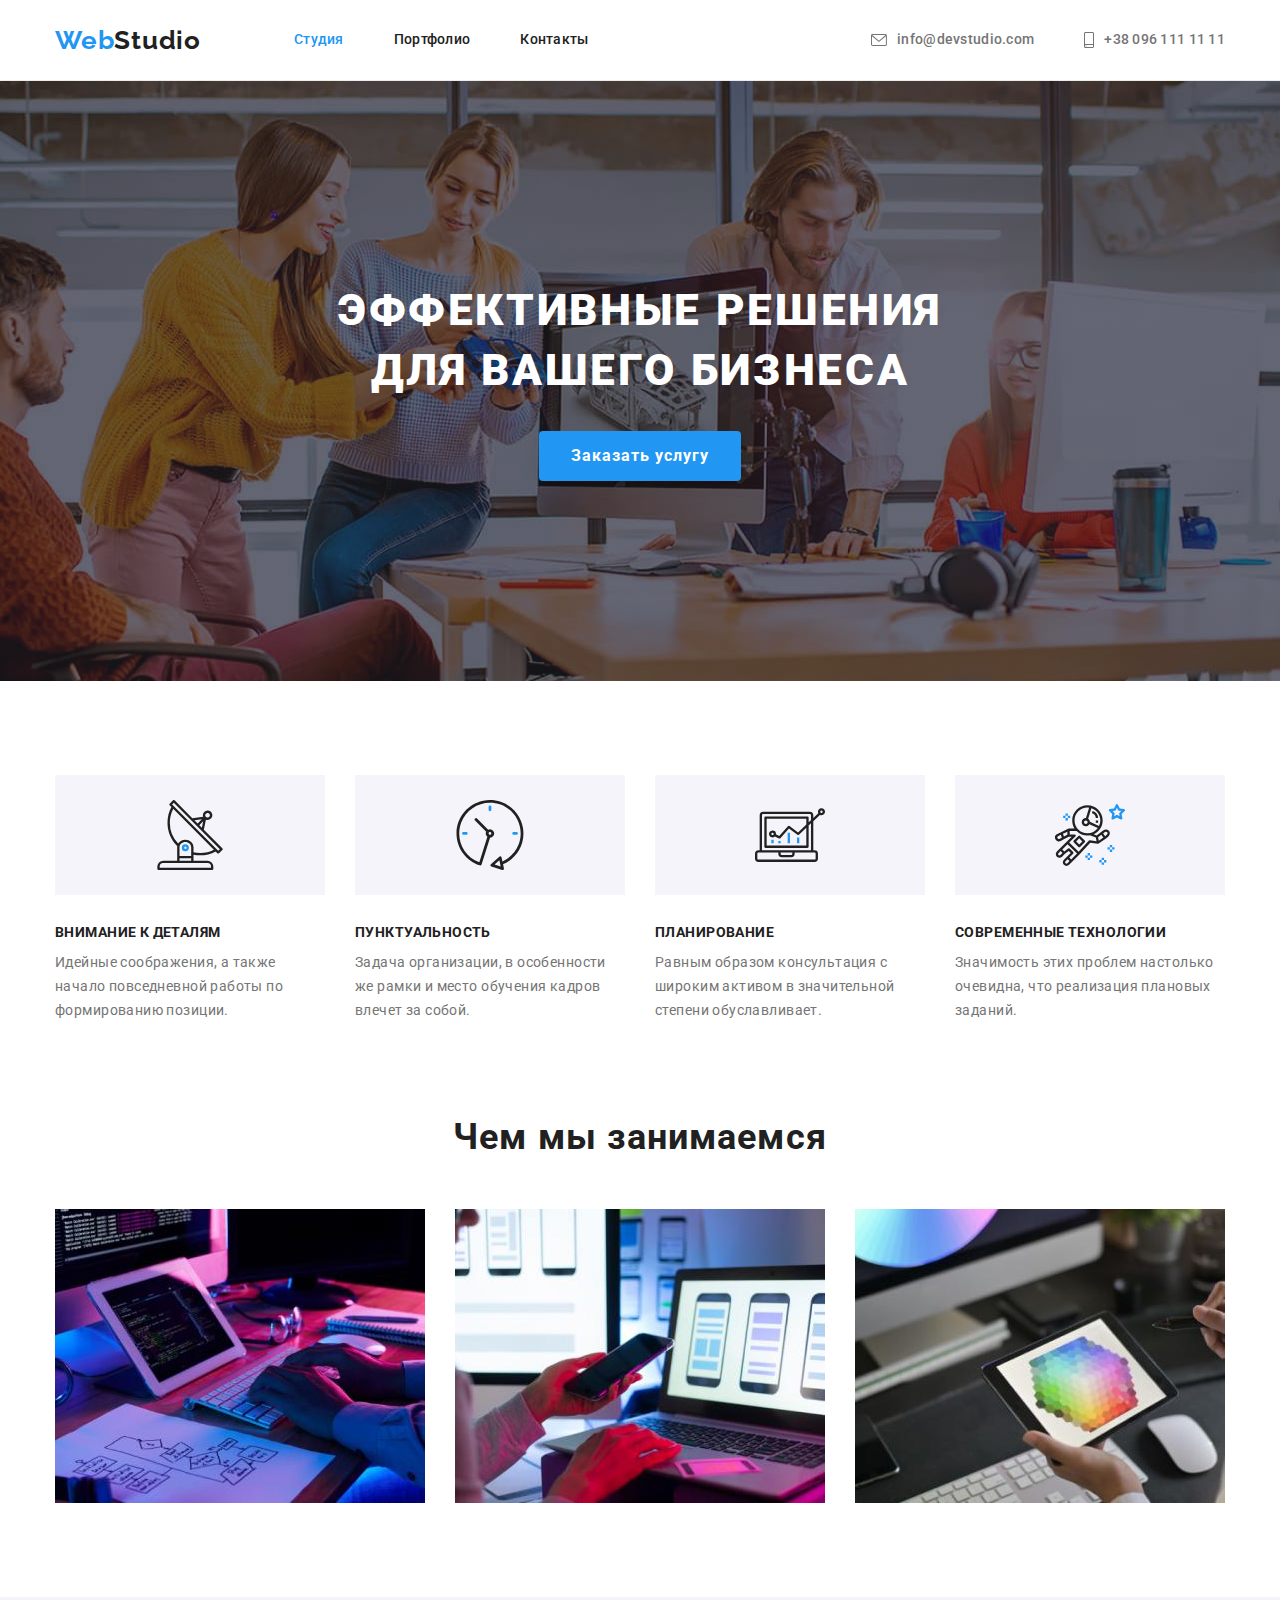
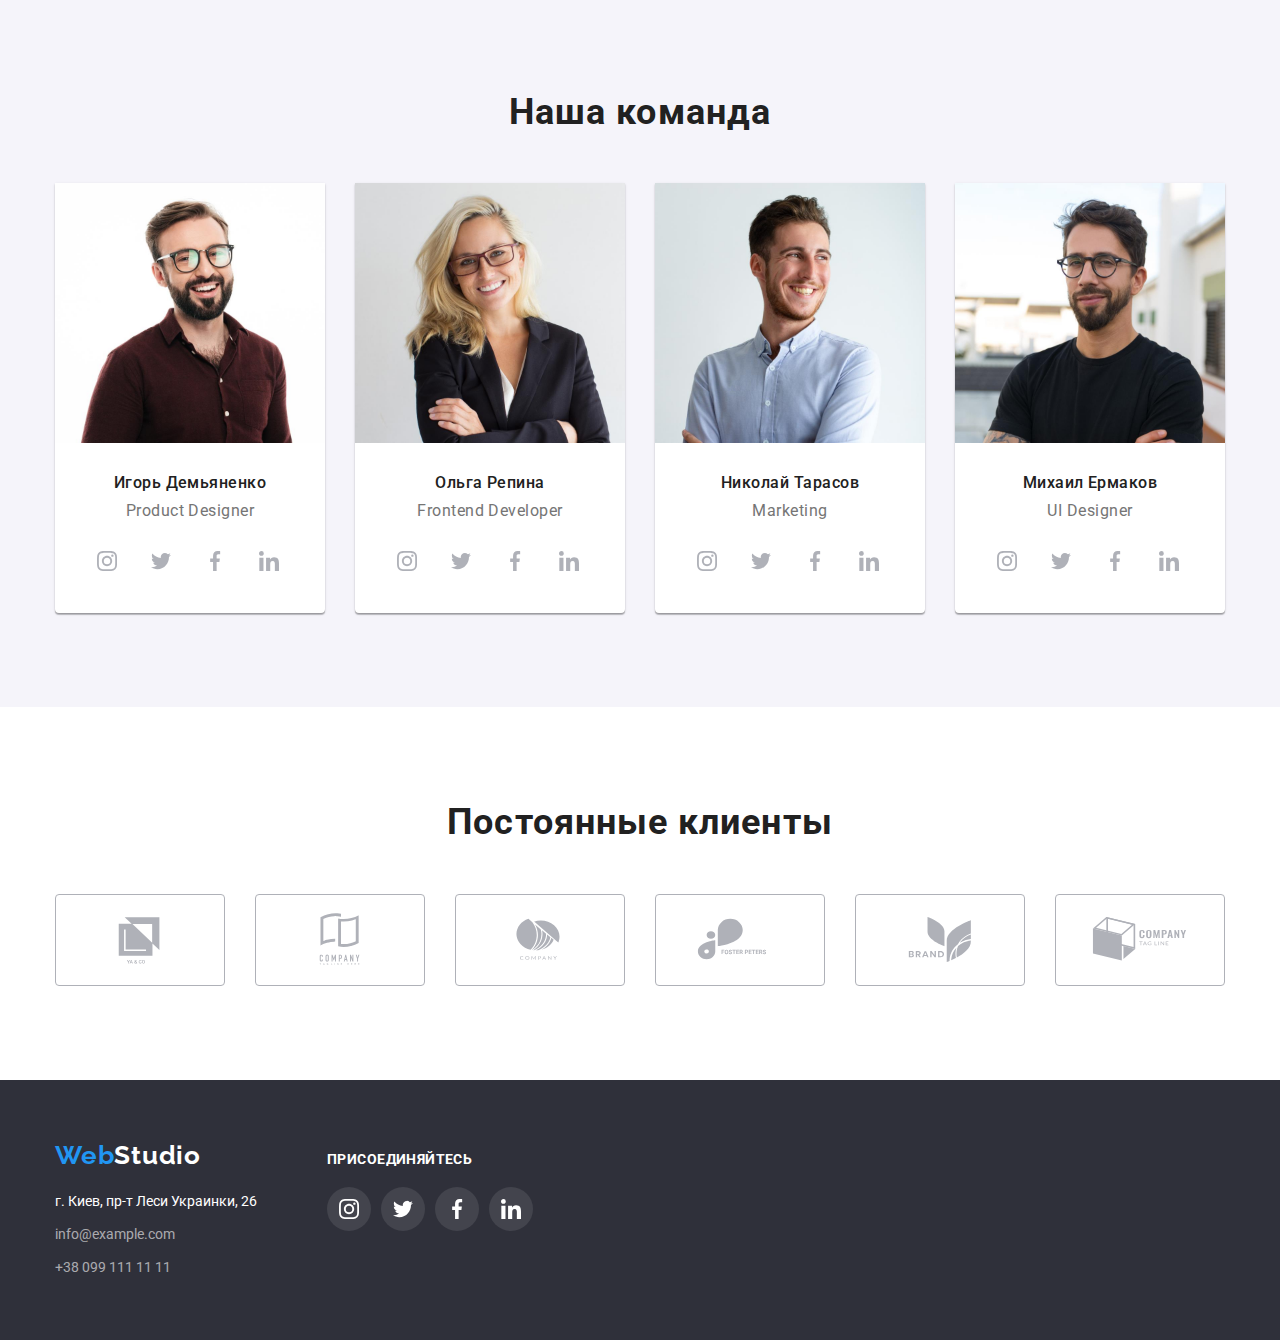
<file: index.html>
<!DOCTYPE html>
<html lang="ru">
  <head>
    <meta charset="UTF-8" />
    <meta http-equiv="X-UA-Compatible" content="IE=edge" />
    <meta name="viewport" content="width=device-width, initial-scale=1.0" />
    <title lang="en">WebStudio</title>
    <link
      href="https://fonts.googleapis.com/css2?family=Raleway:wght@700&family=Roboto:wght@400;500;700;900&display=swap"
      rel="stylesheet"
    />
    <link rel="stylesheet" href=" https://cdnjs.cloudflare.com/ajax/libs/modern-normalize/1.1.0/modern-normalize.min.css">
    <link rel="stylesheet" href="./css/styles.css" />
  </head>
  <body>
    <!--Шапка сайта-->
    <header class="page-header">
     <div class="container header-container">
        <a href="./index.html" class="logo"><span class="logo-accent">Web</span>Studio</a>
        <nav class="main-nav">
          <ul class="site-nav list">
            <li class="site-nav-item"><a href="./index.html" class="link current">Студия</a></li>
            <li class="site-nav-item"><a href="./portfolio.html" class="link">Портфолио</a></li>
            <li class="site-nav-item"><a href="" class="link">Контакты</a></li>
          </ul>
        </nav>
        <ul class="contact-nav list">
          <li class="contact-nav-item">
            <a href="mailto:info@devstudio.com" class="link">
              <svg class="link-icon" width="16" height="12">
                <use href="./images/icons.svg#icon-envelope"></use>
              </svg>info@devstudio.com
            </a>
          </li>
          <li class="contact-nav-item">
            <a href="tel:+380961111111" class="link">
            <svg class="link-icon" width="10" height="16">
              <use href="./images/icons.svg#icon-smartphone"></use>
            </svg>+38 096 111 11 11
          </a>
        </li>
        </ul>
     </div>
    </header>
    <main>
      <!--Блок Герой-->
      <section class="hero">
        <div class="container">
          <h1 class="hero-title">Эффективные решения для вашего бизнеса</h1>
          <button type="button" class="button-studio">Заказать услугу</button>
        </div>
      </section>
      <!--Особенности-->
      <section class="section features">
       <div class="container">
          <h2 class="features-title visually-hidden">Особенности</h2>
          <ul class="features-list list">
            <li class="features-list-item">
              <h3 class="features-list-title">
                <div class="feature-picture">
                  <svg class="feature-icon" width="70" height="70">
                    <use href="./images/icons.svg#icon-antenna"></use>
                  </svg>
                </div> Внимание к деталям
              </h3>
              <p class="features-text">
              Идейные соображения, а также начало повседневной работы по формированию позиции.
              </p>
            </li>
            <li class="features-list-item">
              <h3 class="features-list-title">
                <div class="feature-picture">
                  <svg class="feature-icon" width="70" height="70">
                    <use href="./images/icons.svg#icon-clock"></use>
                  </svg>
                </div>
                Пунктуальность
              </h3>
              <p class="features-text">
              Задача организации, в особенности же рамки и место обучения кадров влечет за собой.
              </p>
            </li>
            <li class="features-list-item">
              <h3 class="features-list-title"">
                <div class="feature-picture">
                  <svg class="feature-icon" width="70" height="70">
                    <use href="./images/icons.svg#icon-diagram"></use>
                  </svg>
                </div>
                Планирование
              </h3>
              <p class="features-text">
              Равным образом консультация с широким активом в значительной степени обуславливает.
              </p>
            </li>
            <li class="features-list-item">
              <h3 class="features-list-title"">
                <div class="feature-picture">
                  <svg class="feature-icon" width="70" height="70">
                    <use href="./images/icons.svg#icon-astronaut"></use>
                  </svg>
                </div>
                Современные технологии
              </h3>
              <p class="features-text">
              Значимость этих проблем настолько очевидна, что реализация плановых заданий.
              </p>
            </li>
          </ul>
       </div>
      </section>
      <!--Чем мы занимаемся-->
      <section class=" section work">
        <div class="container">
         <h2 class="work-title">Чем мы занимаемся</h2>
          <ul class="work-list list">
            <li class="work-list-item">
              <img
              src="./images/photo-1.jpg"
              alt="Руки на клавиатуре. Впереди находится планшет и компьютер с изображением кода на них, слева – бумага с алгоритмом"
              width="370"
              />
            </li>
            <li class="work-list-item">
              <img
              src="./images/photo-2.jpg"
              alt="В левой руке находится телефон, правая рука находится на тачпаде ноутбука. На экране ноутбука размещены различные модели отображения страницы на мобильном телефоне"
              width="370"
              />
            </li>
            <li class="work-list-item">
              <img
              src="./images/photo-3.jpg"
              alt="В левой руке находится планшет с изображенной на нем цветовой палитрой"
              width="370"
              />
            </li>
          </ul>
        </div>
      </section>
      <!--Наша команда-->
      <section class="section team">
        <div class="container">
          <h2 class="team-title">Наша команда</h2>
          <ul class="team-list list">
            <li class="team-item">
              <img
              src="./images/team-member-1.jpg"
              alt="Темноволосый мужчина в бордовой рубашке и очках улыбается"
              width="270"
              />
              <div class="team-card">
                <h3 class="team-card-title">Игорь Демьяненко</h3>
                <p lang="en" class="team-description">Product Designer</p>
                <ul class="social-list list">
                  <li class="social-item">
                    <a class="social-link" href="" aria-label="Instagram">
                      <svg class="social-link-icon" width="20" height="20">
                        <use href="./images/icons.svg#icon-instagram"></use>
                      </svg>
                    </a>
                  </li>
                  <li class="social-item">
                    <a class="social-link" href="" aria-label="Twitter">
                      <svg class="social-link-icon" width="20" height="20">
                        <use href="./images/icons.svg#icon-twitter"></use>
                      </svg>
                    </a>
                  </li>
                  <li class="social-item">
                    <a class="social-link" href="" aria-label="Facebook">
                      <svg class="social-link-icon" width="20" height="20">
                        <use href="./images/icons.svg#icon-facebook"></use>
                      </svg>
                    </a>
                  </li>
                  <li class="social-item">
                    <a class="social-link" href="" aria-label="LinkedIn">
                      <svg class="social-link-icon" width="20" height="20">
                        <use href="./images/icons.svg#icon-linkedin"></use>
                      </svg>
                    </a>
                  </li>
                </ul>
              </div>
            </li>
            <li class="team-item">
              <img
              src="./images/team-member-2.jpg"
              alt="Светловолосая женщина в черном пиджаке, белой блузке и очках смотрит прямо и улыбается"
              width="270"
              />
              <div class="team-card">
                <h3 class="team-card-title">Ольга Репина</h3>
                <p lang="en" class="team-description">Frontend Developer</p>
                <ul class="social-list list">
                  <li class="social-item">
                    <a class="social-link" href="" aria-label="Instagram">
                      <svg class="social-link-icon" width="20" height="20">
                        <use href="./images/icons.svg#icon-instagram"></use>
                      </svg>
                    </a>
                  </li>
                  <li class="social-item">
                    <a class="social-link" href="" aria-label="Twitter">
                      <svg class="social-link-icon" width="20" height="20">
                        <use href="./images/icons.svg#icon-twitter"></use>
                      </svg>
                    </a>
                  </li>
                  <li class="social-item">
                    <a class="social-link" href="" aria-label="Facebook">
                      <svg class="social-link-icon" width="20" height="20">
                        <use href="./images/icons.svg#icon-facebook"></use>
                      </svg>
                    </a>
                  </li>
                  <li class="social-item">
                    <a class="social-link" href="" aria-label="LinkedIn">
                      <svg class="social-link-icon" width="20" height="20">
                        <use href="./images/icons.svg#icon-linkedin"></use>
                      </svg>
                    </a>
                  </li>
                </ul>
              </div>
            </li>
            <li class="team-item">
              <img
              src="./images/team-member-3.jpg"
              alt="Мужчина с темно-русыми волосами в светло-голубой рубашке смотрит влево и улыбается"
              width="270"
              />
              <div class="team-card">
                <h3 class="team-card-title">Николай Тарасов</h3>
                <p lang="en" class="team-description">Marketing</p>
                <ul class="social-list list">
                  <li class="social-item">
                    <a class="social-link" href="" aria-label="Instagram">
                      <svg class="social-link-icon" width="20" height="20">
                        <use href="./images/icons.svg#icon-instagram"></use>
                      </svg>
                    </a>
                  </li>
                  <li class="social-item">
                    <a class="social-link" href="" aria-label="Twitter">
                      <svg class="social-link-icon" width="20" height="20">
                        <use href="./images/icons.svg#icon-twitter"></use>
                      </svg>
                    </a>
                  </li>
                  <li class="social-item">
                    <a class="social-link" href="" aria-label="Facebook">
                      <svg class="social-link-icon" width="20" height="20">
                        <use href="./images/icons.svg#icon-facebook"></use>
                      </svg>
                    </a>
                  </li>
                  <li class="social-item">
                    <a class="social-link" href="" aria-label="LinkedIn">
                      <svg class="social-link-icon" width="20" height="20">
                        <use href="./images/icons.svg#icon-linkedin"></use>
                      </svg>
                    </a>
                  </li>
                </ul>
              </div>
            </li>
            <li class="team-item">
              <img
              src="./images/team-member-4.jpg"
              alt="Черноволосый мужчина в черной футболке и очках смотрит прямо. Левый угол рта слегка приподнят"
              width="270"
              />
              <div class="team-card">
                <h3 class="team-card-title">Михаил Ермаков</h3>
                <p lang="en" class="team-description">UI Designer</p>
                <ul class="social-list list">
                  <li class="social-item">
                    <a class="social-link" href="" aria-label="Instagram">
                      <svg class="social-link-icon" width="20" height="20">
                        <use href="./images/icons.svg#icon-instagram"></use>
                      </svg>
                    </a>
                  </li>
                  <li class="social-item">
                    <a class="social-link" href="" aria-label="Twitter">
                      <svg class="social-link-icon" width="20" height="20">
                        <use href="./images/icons.svg#icon-twitter"></use>
                      </svg>
                    </a>
                  </li>
                  <li class="social-item">
                    <a class="social-link" href="" aria-label="Facebook">
                      <svg class="social-link-icon" width="20" height="20">
                        <use href="./images/icons.svg#icon-facebook"></use>
                      </svg>
                    </a>
                  </li>
                  <li class="social-item">
                    <a class="social-link" href="" aria-label="LinkedIn">
                      <svg class="social-link-icon" width="20" height="20">
                        <use href="./images/icons.svg#icon-linkedin"></use>
                      </svg>
                    </a>
                  </li>
                </ul>
              </div>
            </li>
          </ul>
        </div>
      </section>
      <section class="section">
        <div class="container">
          <h2 class="client-title">Постоянные клиенты</h2>
          <ul class="client-list list">
            <li class="client-item">
              <a class="client-link" href="">
                <svg class="client-link-icon" width="106" height="60">
                  <use href="./images/icons.svg#icon-logo-one" ></use>
                </svg>
              </a>
            </li>
            <li class="client-item">
              <a class="client-link" href="">
                <svg class="client-link-icon" width="106" height="60">
                  <use href="./images/icons.svg#icon-logo-two" ></use>
                </svg>
              </a>
            </li>
            <li class="client-item">
              <a class="client-link" href="">
                <svg class="client-link-icon" width="106" height="60">
                  <use href="./images/icons.svg#icon-logo-three" ></use>
                </svg>
              </a>
            </li>
            <li class="client-item">
              <a class="client-link" href="">
                <svg class="client-link-icon" width="106" height="60">
                  <use href="./images/icons.svg#icon-logo-four" ></use>
                </svg>
              </a>
            </li>
            <li class="client-item">
              <a class="client-link" href="">
                <svg class="client-link-icon" width="106" height="60">
                  <use href="./images/icons.svg#icon-logo-five" ></use>
                </svg>
              </a>
            </li>
            <li class="client-item">
              <a class="client-link" href="">
                <svg class="client-link-icon" width="106" height="60">
                  <use href="./images/icons.svg#icon-logo-six" ></use>
                </svg>
              </a>
            </li>
          </ul>
        </div>
      </section>
    </main>
    <!--Подвал-->
    <footer class="footer">
     <div class="container footer-container">
      <div class="address-block">
        <a href="./index.html" 
          class="logo"><span 
          class="logo-accent">Web</span><span 
          class="additional-accent">Studio</span></a
        >
       <address>
          <ul class="address-nav list">
            <li class="item">
              <a href="https://goo.gl/maps/aEmweuqKqJBPfqMB8" class="map link"
              >г. Киев, пр-т Леси Украинки, 26</a
              >
            </li>
            <li class="item"><a href="mailto:info@example.com" class="link">info@example.com</a></li>
            <li class="item"><a href="tel:+380991111111" class="link">+38 099 111 11 11</a></li>
          </ul>
       </address>
      </div>
      <div class="join-block">
        <b class="join">Присоединяйтесь</b>
        <ul class="join-list list">
          <li class="join-item">
            <a href="" class="join-link" aria-label="Instagram">
              <svg class="join-link-icon" width="20" height="20">
                <use href="./images/icons.svg#icon-instagram"></use>
              </svg>
            </a>
          </li>
          <li class="join-item">
            <a href="" class="join-link" aria-label="Twitter">
              <svg class="join-link-icon" width="20" height="20">
                <use href="./images/icons.svg#icon-twitter"></use>
              </svg>
            </a>
          </li>
          <li class="join-item">
            <a href="" class="join-link" aria-label="Facebook">
              <svg class="join-link-icon" width="20" height="20">
                <use href="./images/icons.svg#icon-facebook"></use>
              </svg>
            </a>
          </li>
          <li class="join-item">
            <a href="" class="join-link" aria-label="LinkedIn">
              <svg class="join-link-icon" width="20" height="20">
                <use href="./images/icons.svg#icon-linkedin"></use>
              </svg>
            </a>
          </li>
        </ul>
      </div>
     </div> 
    </footer>
  </body>
</html>
</file>
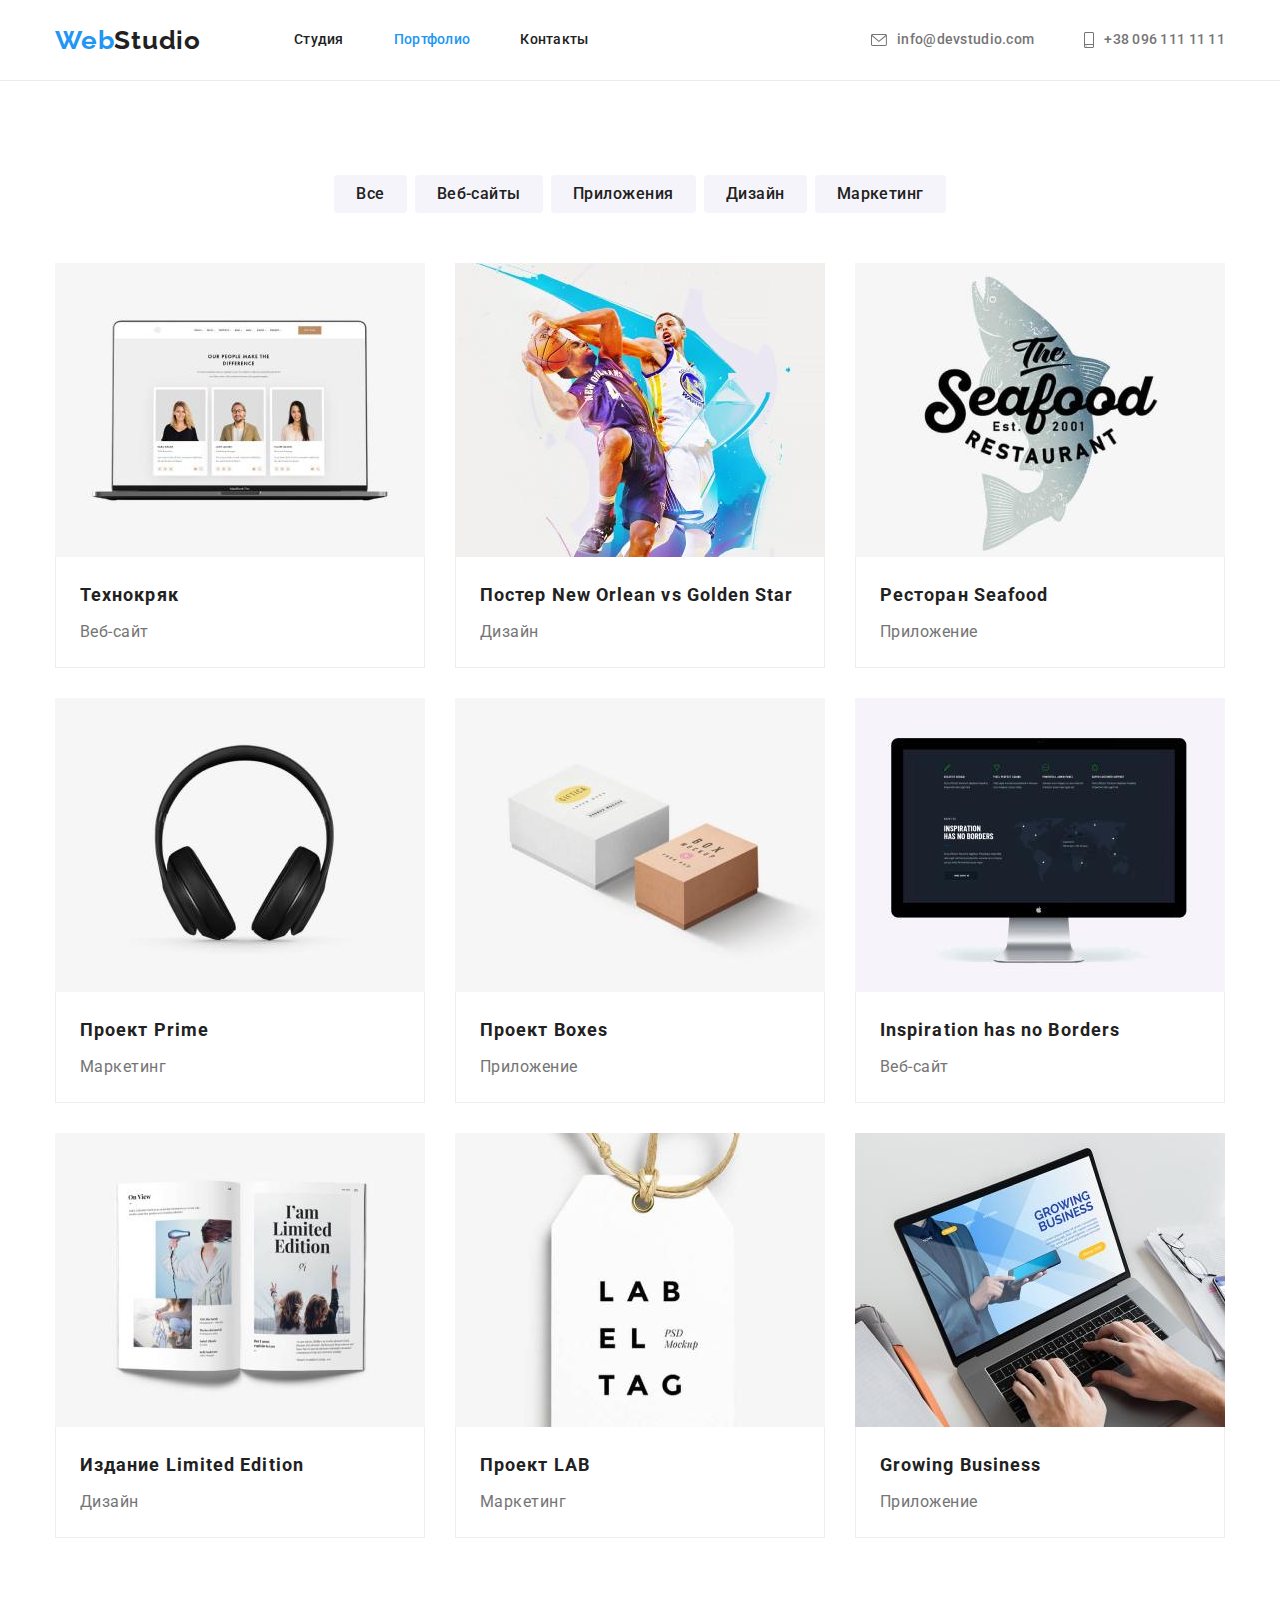
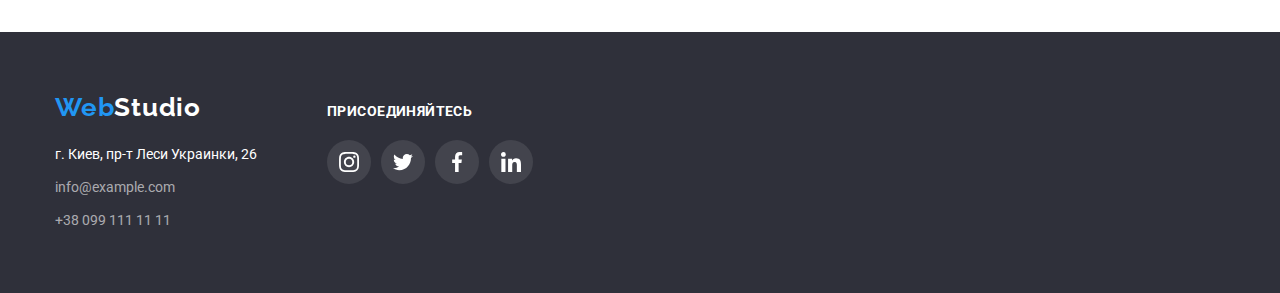
<file: portfolio.html>
<!DOCTYPE html>
<html lang="ru">
  <head>
    <meta charset="UTF-8" />
    <meta http-equiv="X-UA-Compatible" content="IE=edge" />
    <meta name="viewport" content="width=device-width, initial-scale=1.0" />
    <title>Portfolio</title>
    <link
      href="https://fonts.googleapis.com/css2?family=Raleway:wght@700&family=Roboto:wght@400;500;700;900&display=swap"
      rel="stylesheet"
    />
    <link
      rel="stylesheet"
      href=" https://cdnjs.cloudflare.com/ajax/libs/modern-normalize/1.1.0/modern-normalize.min.css"
    />
    <link rel="stylesheet" href="./css/styles.css" />
  </head>
  <body class="body-portfolio">
    <!--Шапка сайта-->
    <header class="page-header">
      <div class="container header-container">
        <a href="./index.html" class="logo"><span class="logo-accent">Web</span>Studio</a>
        <nav class="main-nav">
          <ul class="site-nav list">
            <li class="site-nav-item"><a href="./index.html" class="link">Студия</a></li>
            <li class="site-nav-item">
              <a href="./portfolio.html" class="link current">Портфолио</a>
            </li>
            <li class="site-nav-item"><a href="" class="link">Контакты</a></li>
          </ul>
        </nav>
        <ul class="contact-nav list">
          <li class="contact-nav-item">
            <a href="mailto:info@devstudio.com" class="link">
              <svg class="link-icon" width="16" height="12">
                <use href="./images/icons.svg#icon-envelope"></use></svg
              >info@devstudio.com
            </a>
          </li>
          <li class="contact-nav-item">
            <a href="tel:+380961111111" class="link">
              <svg class="link-icon" width="10" height="16">
                <use href="./images/icons.svg#icon-smartphone"></use></svg
              >+38 096 111 11 11
            </a>
          </li>
        </ul>
      </div>
    </header>
    <main>
      <!--Блок Герой-->
      <section class="section portfolio">
        <div class="container">
          <h1 class="visually-hidden">Портфолио</h1>
          <ul class="button-list list">
            <li class="button-item">
              <button type="button" class="button-portfolio">Все</button>
            </li>
            <li class="button-item">
              <button type="button" class="button-portfolio">Веб-сайты</button>
            </li>
            <li class="button-item">
              <button type="button" class="button-portfolio">Приложения</button>
            </li>
            <li class="button-item">
              <button type="button" class="button-portfolio">Дизайн</button>
            </li>
            <li class="button-item">
              <button type="button" class="button-portfolio">Маркетинг</button>
            </li>
          </ul>
          <ul class="portfolio-list list">
            <li class="portfolio-card">
              <a href="" class="link">
                <img
                  src="./images/technoduck.jpg"
                  alt="Ноутбук, на котором изображены 3 фотокартки"
                  width="370"
                />
                <div class="portfolio-container">
                  <h2 class="portfolio-title">Технокряк</h2>
                  <p class="portfolio-description">Веб-сайт</p>
                </div>
              </a>
            </li>
            <li class="portfolio-card">
              <a href="" class="link">
                <img
                  src="./images/poster-new-orlean-vs-golden-star.jpg"
                  alt="Два баскетболиста"
                  width="370"
                />
                <div class="portfolio-container">
                  <h2 class="portfolio-title">
                    Постер<span lang="en"> New Orlean vs Golden Star</span>
                  </h2>
                  <p class="portfolio-description">Дизайн</p>
                </div>
              </a>
            </li>
            <li class="portfolio-card">
              <a href="" class="link">
                <img
                  src="./images/restaurant-seafood.jpg"
                  alt="Логотип ресторана морепродуктов"
                  width="370"
                />
                <div class="portfolio-container">
                  <h2 class="portfolio-title">Ресторан<span lang="en"> Seafood</span></h2>
                  <p class="portfolio-description">Приложение</p>
                </div>
              </a>
            </li>
            <li class="portfolio-card">
              <a href="" class="link">
                <img src="./images/project-prime.jpg" alt="Наушники" width="370" />
                <div class="portfolio-container">
                  <h2 class="portfolio-title">Проект<span lang="en"> Prime</span></h2>
                  <p class="portfolio-description">Маркетинг</p>
                </div>
              </a>
            </li>
            <li class="portfolio-card">
              <a href="" class="link">
                <img src="./images/project-boxes.jpg" alt="Коробки" width="370" />
                <div class="portfolio-container">
                  <h2 class="portfolio-title">Проект<span lang="en"> Boxes</span></h2>
                  <p class="portfolio-description">Приложение</p>
                </div>
              </a>
            </li>
            <li class="portfolio-card">
              <a href="" class="link">
                <img
                  src="./images/inspiration-has-no-borders.jpg"
                  alt="Компьютер с надписью, что у вдохновения нет границ"
                  width="370"
                />
                <div class="portfolio-container">
                  <h2 lang="en" class="portfolio-title">Inspiration has no Borders</h2>
                  <p class="portfolio-description">Веб-сайт</p>
                </div>
              </a>
            </li>
            <li class="portfolio-card">
              <a href="" class="link">
                <img src="./images/limited-edition.jpg" alt="Журнал" width="370" />
                <div class="portfolio-container">
                  <h2 class="portfolio-title">Издание<span lang="en"> Limited Edition</span></h2>
                  <p class="portfolio-description">Дизайн</p>
                </div>
              </a>
            </li>
            <li class="portfolio-card">
              <a href="" class="link">
                <img src="./images/project-lab.jpg" alt="Бирка" width="370" />
                <div class="portfolio-container">
                  <h2 class="portfolio-title">Проект<span lang="en"> LAB</span></h2>
                  <p class="portfolio-description">Маркетинг</p>
                </div>
              </a>
            </li>
            <li class="portfolio-card">
              <a href="" class="link">
                <img
                  src="./images/growing-business.jpg"
                  alt="Руки печатают на ноутбуке"
                  width="370"
                />
                <div class="portfolio-container">
                  <h2 lang="en" class="portfolio-title">Growing Business</h2>
                  <p class="portfolio-description">Приложение</p>
                </div>
              </a>
            </li>
          </ul>
        </div>
      </section>
    </main>
    <!--Подвал-->
    <footer class="footer">
      <div class="container footer-container">
        <div class="address-block">
          <a href="./index.html" class="logo"
            ><span class="logo-accent">Web</span><span class="additional-accent">Studio</span></a
          >
          <address>
            <ul class="address-nav list">
              <li class="item">
                <a href="https://goo.gl/maps/aEmweuqKqJBPfqMB8" class="map link"
                  >г. Киев, пр-т Леси Украинки, 26</a
                >
              </li>
              <li class="item">
                <a href="mailto:info@example.com" class="link">info@example.com</a>
              </li>
              <li class="item"><a href="tel:+380991111111" class="link">+38 099 111 11 11</a></li>
            </ul>
          </address>
        </div>
        <div class="join-block">
          <b class="join">Присоединяйтесь</b>
          <ul class="join-list list">
            <li class="join-item">
              <a href="" class="join-link" aria-label="Instagram">
                <svg class="join-link-icon" width="20" height="20">
                  <use href="./images/icons.svg#icon-instagram"></use>
                </svg>
              </a>
            </li>
            <li class="join-item">
              <a href="" class="join-link" aria-label="Twitter">
                <svg class="join-link-icon" width="20" height="20">
                  <use href="./images/icons.svg#icon-twitter"></use>
                </svg>
              </a>
            </li>
            <li class="join-item">
              <a href="" class="join-link" aria-label="Facebook">
                <svg class="join-link-icon" width="20" height="20">
                  <use href="./images/icons.svg#icon-facebook"></use>
                </svg>
              </a>
            </li>
            <li class="join-item">
              <a href="" class="join-link" aria-label="LinkedIn">
                <svg class="join-link-icon" width="20" height="20">
                  <use href="./images/icons.svg#icon-linkedin"></use>
                </svg>
              </a>
            </li>
          </ul>
        </div>
      </div>
    </footer>
  </body>
</html>
</file>
<file: css/styles.css>
:root {
    --primary-text-color: #757575;
    --additional-primary-text-color: #212121;
    --accent: #2196F3;
    --secondary-accent: #188CE8;
    --secondary-text-color: rgba(255, 255, 255, 0.6);
    --additional-secondary-text-color: #FFFFFF;
    --primary-button-color: #FFFFFF;
    --primary-background-color: #FFFFFF;
    --secondary-background-color: #2F303A;
    --button-bg-color: #F5F4FA;
    --team-background-color: #F5F4FA;
    --icon-fill-color: #AFB1B8;

}
body {
    color: var(--primary-text-color);
    background-color: var(--primary-background-color);
    font-family: Roboto, sans-serif;
}

.container {
    width: 1200px;
    padding-left: 15px;
    padding-right: 15px;
    margin-left: auto;
    margin-right: auto;
}
.logo {
    color: var(--additional-primary-text-color);
    font-family: Raleway, sans-serif;
    font-weight: 700;
    font-size: 26px;
    line-height: 1.19;
    text-decoration: none;
    letter-spacing: 0.03em;
    
}
.logo-accent {
    color: var(--accent);
}
.list {
    list-style: none;
    padding: 0;
    margin: 0;
}
.button-studio {
    display: inline-block;
    box-shadow: 0px 4px 4px rgba(0, 0, 0, 0.15);
    border-radius: 4px;
    border-width: 0;
    min-width: 200px;
    padding: 10px 32px;
    margin-top: 0;
    margin-bottom: 0;

    color: var(--primary-button-color);
    background-color: var(--accent);
   
    font-family: inherit;
    font-weight: 700;
    font-size: 16px;
    line-height: 1.88;
    text-align: center;
    letter-spacing: 0.06em;
    cursor: pointer;
}
.button-studio:hover,
.button-studio:focus {
    color: var(--primary-button-color);
    background-color: var(--secondary-accent);
}

.button-portfolio {
    padding: 6px 22px;
    border-radius: 4px;
    border-width: 0;

    color: var(--additional-primary-text-color);
    background-color: var(--button-bg-color);

    font-family: inherit;
    font-weight: 500;
    font-size: 16px;
    line-height: 1.62;
    letter-spacing: 0.03em; 
    cursor: pointer;
}
.button-portfolio:hover,
.button-portfolio:focus {
    color: var(--primary-button-color);
    background-color: var(--accent);

    box-shadow: 0px 3px 1px rgba(0, 0, 0, 0.1), 0px 1px 2px rgba(0, 0, 0, 0.08), 0px 2px 2px rgba(0, 0, 0, 0.12);
}
.section {
    padding-top: 94px;
    padding-bottom: 94px;
}

.features-title,
.work-title,
.team-title,
.client-title {
    margin-top: 0;
    margin-bottom: 50px;

    color: var(--additional-primary-text-color);

    font-weight: 700;
    font-size: 36px;
    line-height: 1.17;
    text-align: center;
    letter-spacing: 0.03em;
}
.visually-hidden {
    position: absolute;
    width: 1px;
    height: 1px;
    margin: -1px;
    border: 0;
    padding: 0;
    white-space: nowrap;
    clip-path: inset(100%);
    clip: rect(0 0 0 0);
    overflow: hidden;
}
img {
    display: block;
    max-width: 100%;
    height: auto;
}

/* Шапка сайта */
.page-header {
    border-bottom: 1px solid #ECECEC;;
}
.header-container {
    display: flex;
    align-items: center;
}

.main-nav {
    margin-left: 93px;
}
.site-nav {
    display: flex;
}
.site-nav-item:not(:last-child) {
    margin-right: 50px;
}

.site-nav .link {
    display: block;
    padding-top: 32px;
    padding-bottom: 32px;

    color: var(--additional-primary-text-color);

    font-weight: 500;
    font-size: 14px;
    line-height: 1.14;
    letter-spacing: 0.02em;
    text-decoration: none;
}
.site-nav .link:hover,
.site-nav .link:focus {
    color: var(--accent);
}
.site-nav .link.current {
    color: var(--accent);
}
.contact-nav {
    display: flex;
    margin-left: auto;
}
.contact-nav-item .link {
    display: flex;
    align-items: center;
}
.contact-nav-item:not(:last-child) {
    margin-right: 50px;
}
.contact-nav .link {
    color: inherit;
    font-weight: 500;
    font-size: 14px;
    line-height: 1.14;
    letter-spacing: 0.02em;
    text-decoration: none;
}
.link-icon {
    margin-right: 10px;
    fill: currentColor;
}
.contact-nav .link:hover,
.contact-nav .link:focus {
    color: var(--accent);
}

/* Блок Герой */
.hero {
    padding-top: 200px;
    padding-bottom: 200px;
   
    text-align: center;

    max-width: 1600px;
    margin-left: auto;
    margin-right: auto;
    
    background-image:
        linear-gradient(to right,
      rgba(47, 48, 58, 0.4),
      rgba(47, 48, 58, 0.4)), url('../images/hero-picture\ .jpg');
    background-repeat: no-repeat;
    background-position: center;
    background-size: cover;
    background-color: var(--secondary-background-color);
}
.hero-title {
    margin-top: 0;
    margin-bottom: 30px;
    margin-left: auto;
    margin-right: auto;
    max-width: 696px;

    color: var(--additional-secondary-text-color);

    font-weight: 900;
    font-size: 44px;
    line-height: 1.36;
    letter-spacing: 0.06em;
    text-transform: uppercase;

}
/* Особенности */
.features-list {
    display: flex;
}
.features-list-item {
    width: 270px;
}
.features-list-item:not(:last-child) {
    margin-right: 30px;
}
.features-list-title {
    margin-top: 0;
    margin-bottom: 10px;

    color: var(--additional-primary-text-color);

    font-weight: 700;
    font-size: 14px;
    line-height: 1.14;
    letter-spacing: 0.03em;
    text-transform: uppercase;
}
.feature-picture {
    display: flex;
    justify-content: center;
    align-items: center;
    margin-top: 0;
    margin-bottom: 30px;
    height: 120px;

    background-color: var(--team-background-color);
}
.features-text {
    margin-top: 0;
    margin-bottom: 0;
    font-size: 14px;
    line-height: 1.71;
    letter-spacing: 0.03em;
}
/* Чем мы занимаемся */
.work {
    padding-top: 0;
}
.work-list {
    display: flex;
}
.work-list-item:not(:last-child) {
    margin-right: 30px;
}
/* Наша команда */
.team {
    background-color: var(--team-background-color);
}
.team-list {
    display: flex;
}
.team-item {
    box-shadow: 0px 1px 3px rgba(0, 0, 0, 0.12), 0px 1px 1px rgba(0, 0, 0, 0.14), 0px 2px 1px rgba(0, 0, 0, 0.2);
    border-radius: 0px 0px 4px 4px;
    background-color: var(--primary-background-color);
}
.team-item:not(:last-child) {
    margin-right: 30px;
}
.team-card {
    padding: 30px 30px;
}
.team-card-title {
    margin-top: 0;
    margin-bottom: 10px;

    color: var(--additional-primary-text-color);

    font-weight: 500;
    font-size: 16px;
    line-height: 1.19; 
    text-align: center;
    letter-spacing: 0.03em;
}
.team-picture {
    display: block;
}
.team-description {
    margin-top: 0;
    margin-bottom: 19px;

    font-size: 16px;
    line-height: 1.17;
    text-align: center;
    letter-spacing: 0.03em;
}
.social-list {
    display: flex;
}
.social-item:not(:last-child) {
    margin-right: 10px;
}
.social-link {
    display: flex;
    justify-content: center;
    align-items: center;
    width: 44px;
    height: 44px;

    fill: var(--icon-fill-color);
}
.social-link:hover,
.social-link:focus {
    border-radius: 50%;
    background-color: var(--accent);
    fill: var(--additional-secondary-text-color);
}
.client-list {
    display: flex;
}
.client-item:not(:last-child) {
    margin-right: 30px;
}
.client-link {
    display: flex;
    justify-content: center;
    align-items: center;
    width: 170px;
    height: 92px;
    border: 1px solid var(--icon-fill-color);
    border-radius: 4px;

    fill: var(--icon-fill-color);
}
.client-link:hover,
.client-link:focus {
    border-color: var(--accent);
    fill: var(--accent);
}
/* Подвал */
.footer {
    padding-top: 60px;
    padding-bottom: 60px;

    background-color: var(--secondary-background-color);
}
.footer-container {
    display: flex;
    align-items: baseline;
}
.address-block {
    margin-right: 70px;
}
.footer .logo {
    display: block;
    margin-top: 0;
    margin-bottom: 20px;
}

.additional-accent {
    color: var(--additional-secondary-text-color);
}
.address-nav .link {
    color: var(--secondary-text-color);

    font-style: normal;
    font-size: 14px;
    line-height: 1.71;
    text-decoration: none;
}
.address-nav > .item {
    margin-top: 0;
    margin-bottom: 9px;
}

.address-nav .item:last-child {
    margin-bottom: 0;
}

.address-nav .link:hover,
.address-nav .link:focus {
    color: var(--accent);
}
.address-nav .map {
    color: var(--primary-background-color);
}

.join {
    display: block;
    margin-top: 0;
    margin-bottom: 20px;

    color: var(--additional-secondary-text-color);

    font-weight: 700;
    font-size: 14px;
    line-height: 1.14;
    letter-spacing: 0.03em;
    text-transform: uppercase;
}
.join-list {
    display: flex;
}

.join-item:not(:last-child) {
    margin-right: 10px;
}

.join-link {
    display: flex;
    justify-content: center;
    align-items: center;
    width: 44px;
    height: 44px;
    border-radius: 50%;
    
    background-color: #43444D;
    fill: var(--additional-secondary-text-color);
}

.join-link:hover,
.join-link:focus {
    border-radius: 50%;
    background-color: var(--accent);
}
/* Страница Портфолио */
/* Блок Герой */
.button-list {
    display: flex;
    justify-content: center;
    margin-top: 0;
    margin-bottom: 50px;
}
.button-item:not(:last-child) {
    margin-right: 8px;
}
.portfolio-list {
    display: flex;
    flex-wrap: wrap;
    gap: 30px;
}
.portfolio-card {
    flex-basis: calc((100% - 2*30px) / 3);

    background-color: var(--primary-background-color);
}

.portfolio-list .link:hover,
.portfolio-list .link:focus {
    box-shadow: 0px 1px 1px rgba(0, 0, 0, 0.12), 0px 4px 4px rgba(0, 0, 0, 0.06), 1px 4px 6px rgba(0, 0, 0, 0.16);
}

.portfolio-picture {
    display: block;
    margin-top: 0;
    margin-bottom: 0;
}
.portfolio-container {
    padding: 20px 24px;
    border: 1px solid #EEEEEE;
    border-top: none;
}
.portfolio-card .link {
    display: block;
    text-decoration: none;
}
.portfolio-title {
    margin-top: 0;
    margin-bottom: 4px;

    color: var(--additional-primary-text-color);

    font-weight: 700;
    font-size: 18px;
    line-height: 2.00;
    letter-spacing: 0.06em;
}
.portfolio-description {
    margin-top: 0;
    margin-bottom: 0;

    color: var(--primary-text-color);

    font-size: 16px;
    line-height: 1.88;
    letter-spacing: 0.03em;
}
</file>
